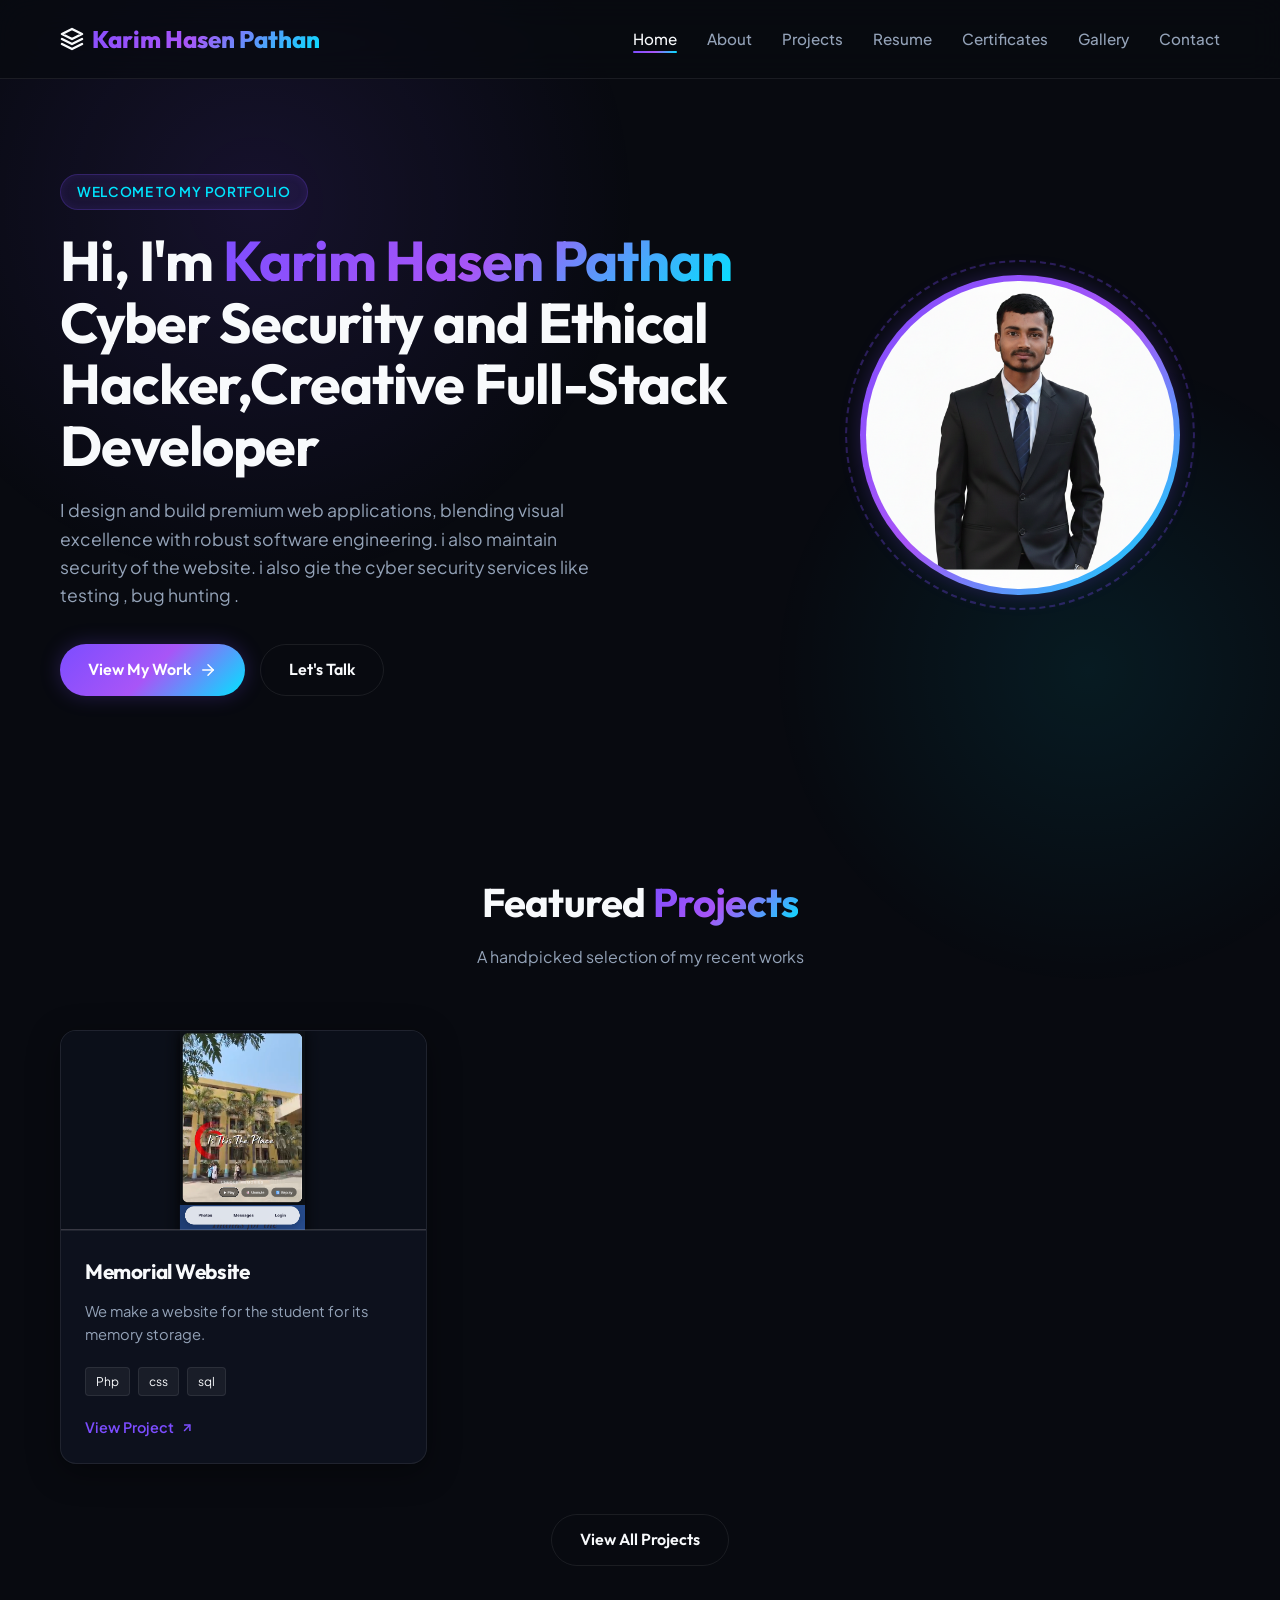
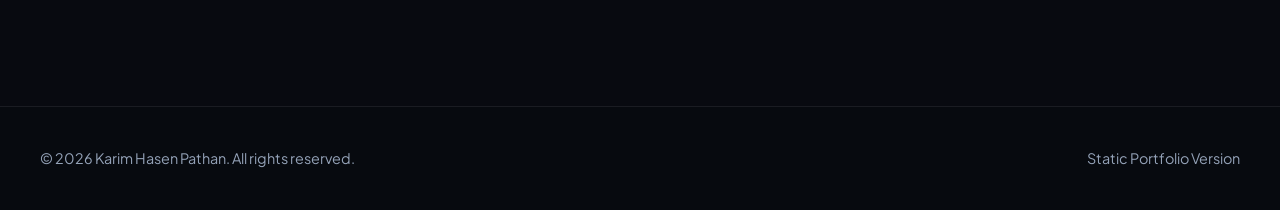
<file: index.html>
<!DOCTYPE html>
<html lang="en">
<head>
    <meta charset="UTF-8">
    <meta name="viewport" content="width=device-width, initial-scale=1.0">
    <title>Karim Hasen Pathan | Cyber Security and Ethical Hacker,Creative Full-Stack Developer</title>
    
    <!-- Meta SEO -->
    <meta name="description" content="Portfolio of Karim Hasen Pathan - Cyber Security and Ethical Hacker,Creative Full-Stack Developer. Explore my projects, certificates, documents, and contact me.">
    <meta name="author" content="Karim Hasen Pathan">
    
    <!-- CSS Styles -->
    <link rel="stylesheet" href="css/style.css">
    <link rel="stylesheet" href="css/responsive.css">
</head>
<body>

    <!-- Header Navigation -->
    <header class="navbar">
        <div class="nav-container">
            <a href="index.html" class="logo">
                <svg width="24" height="24" viewBox="0 0 24 24" fill="none" stroke="currentColor" stroke-width="2.5" stroke-linecap="round" stroke-linejoin="round">
                    <polygon points="12 2 2 7 12 12 22 7 12 2"></polygon>
                    <polyline points="2 17 12 22 22 17"></polyline>
                    <polyline points="2 12 12 17 22 12"></polyline>
                </svg>
                <span>Karim Hasen Pathan</span>
            </a>
            
            <nav>
                <ul class="nav-links">
                    <li><a href="index.html">Home</a></li>
                    <li><a href="about.html">About</a></li>
                    <li><a href="projects.html">Projects</a></li>
                    <li><a href="resume.html">Resume</a></li>
                    <li><a href="certificates.html">Certificates</a></li>
                    <li><a href="gallery.html">Gallery</a></li>
                    <li><a href="contact.html">Contact</a></li>
                </ul>
            </nav>
            
            <button class="nav-toggle" aria-label="Toggle navigation Menu">
                &#9776;
            </button>
        </div>
    </header>

<main class="container">
    <!-- Hero Section -->
    <section class="hero-section">
        <div class="hero-content">
            <span class="badge">WELCOME TO MY PORTFOLIO</span>
            <h1 class="hero-title">
                Hi, I'm <span>Karim Hasen Pathan</span><br>
                Cyber Security and Ethical Hacker,Creative Full-Stack Developer
            </h1>
            <p class="hero-description">
                I design and build premium web applications, blending visual excellence with robust software engineering. i also maintain security of the website. i also gie the cyber security services like testing , bug hunting .
            </p>
            <div class="hero-actions">
                <a href="projects.html" class="btn btn-primary">
                    View My Work
                    <svg width="18" height="18" viewBox="0 0 24 24" fill="none" stroke="currentColor" stroke-width="2" stroke-linecap="round" stroke-linejoin="round">
                        <line x1="5" y1="12" x2="19" y2="12"></line>
                        <polyline points="12 5 19 12 12 19"></polyline>
                    </svg>
                </a>
                <a href="contact.html" class="btn btn-secondary">
                    Let's Talk
                </a>
            </div>
        </div>
        
        <div class="hero-visual">
            <div class="profile-img-container">
                <img src="images\profile_1782837262.png" alt="Karim Hasen Pathan" class="profile-img">
            </div>
        </div>
    </section>

    <!-- Recent Projects Preview Section -->
    <section style="margin-top: 120px;">
        <div class="section-header">
            <h2 class="section-title">Featured <span>Projects</span></h2>
            <p class="section-subtitle">A handpicked selection of my recent works</p>
        </div>
        
        <div class="grid-3">
            <div class="project-card glass-panel">
                <div class="project-img-wrapper">
                    <img src="images\img-pro1.png" alt="Memorial Website" class="project-img">
                </div>
                <div class="project-card-content">
                    <h3 class="project-title">Memorial Website</h3>
                    <p class="project-desc">We make a website for the student for its memory storage.</p>
                    
                    <div class="project-tags">
                        <span class="project-tag">Php</span>
                        <span class="project-tag">css</span>
                        <span class="project-tag">sql</span>
                    </div>
                    
                    <a href="https://bcs-batch-2023-26.page.gd/" target="_blank" class="project-link">
                        View Project
                        <svg width="14" height="14" viewBox="0 0 24 24" fill="none" stroke="currentColor" stroke-width="2.5">
                            <line x1="7" y1="17" x2="17" y2="7"></line>
                            <polyline points="7 7 17 7 17 17"></polyline>
                        </svg>
                    </a>
                </div>
            </div>
        </div>
        
        <div style="text-align: center; margin-top: 50px;">
            <a href="projects.html" class="btn btn-secondary">
                View All Projects
            </a>
        </div>
    </section>
</main>

    <!-- Footer Section -->
    <footer class="footer">
        <div class="footer-container">
            <p>&copy; 2026 Karim Hasen Pathan. All rights reserved.</p>
            <p>Static Portfolio Version</p>
        </div>
    </footer>

    <!-- Client Script -->
    <script src="js/script.js"></script>
</body>
</html>
</file>
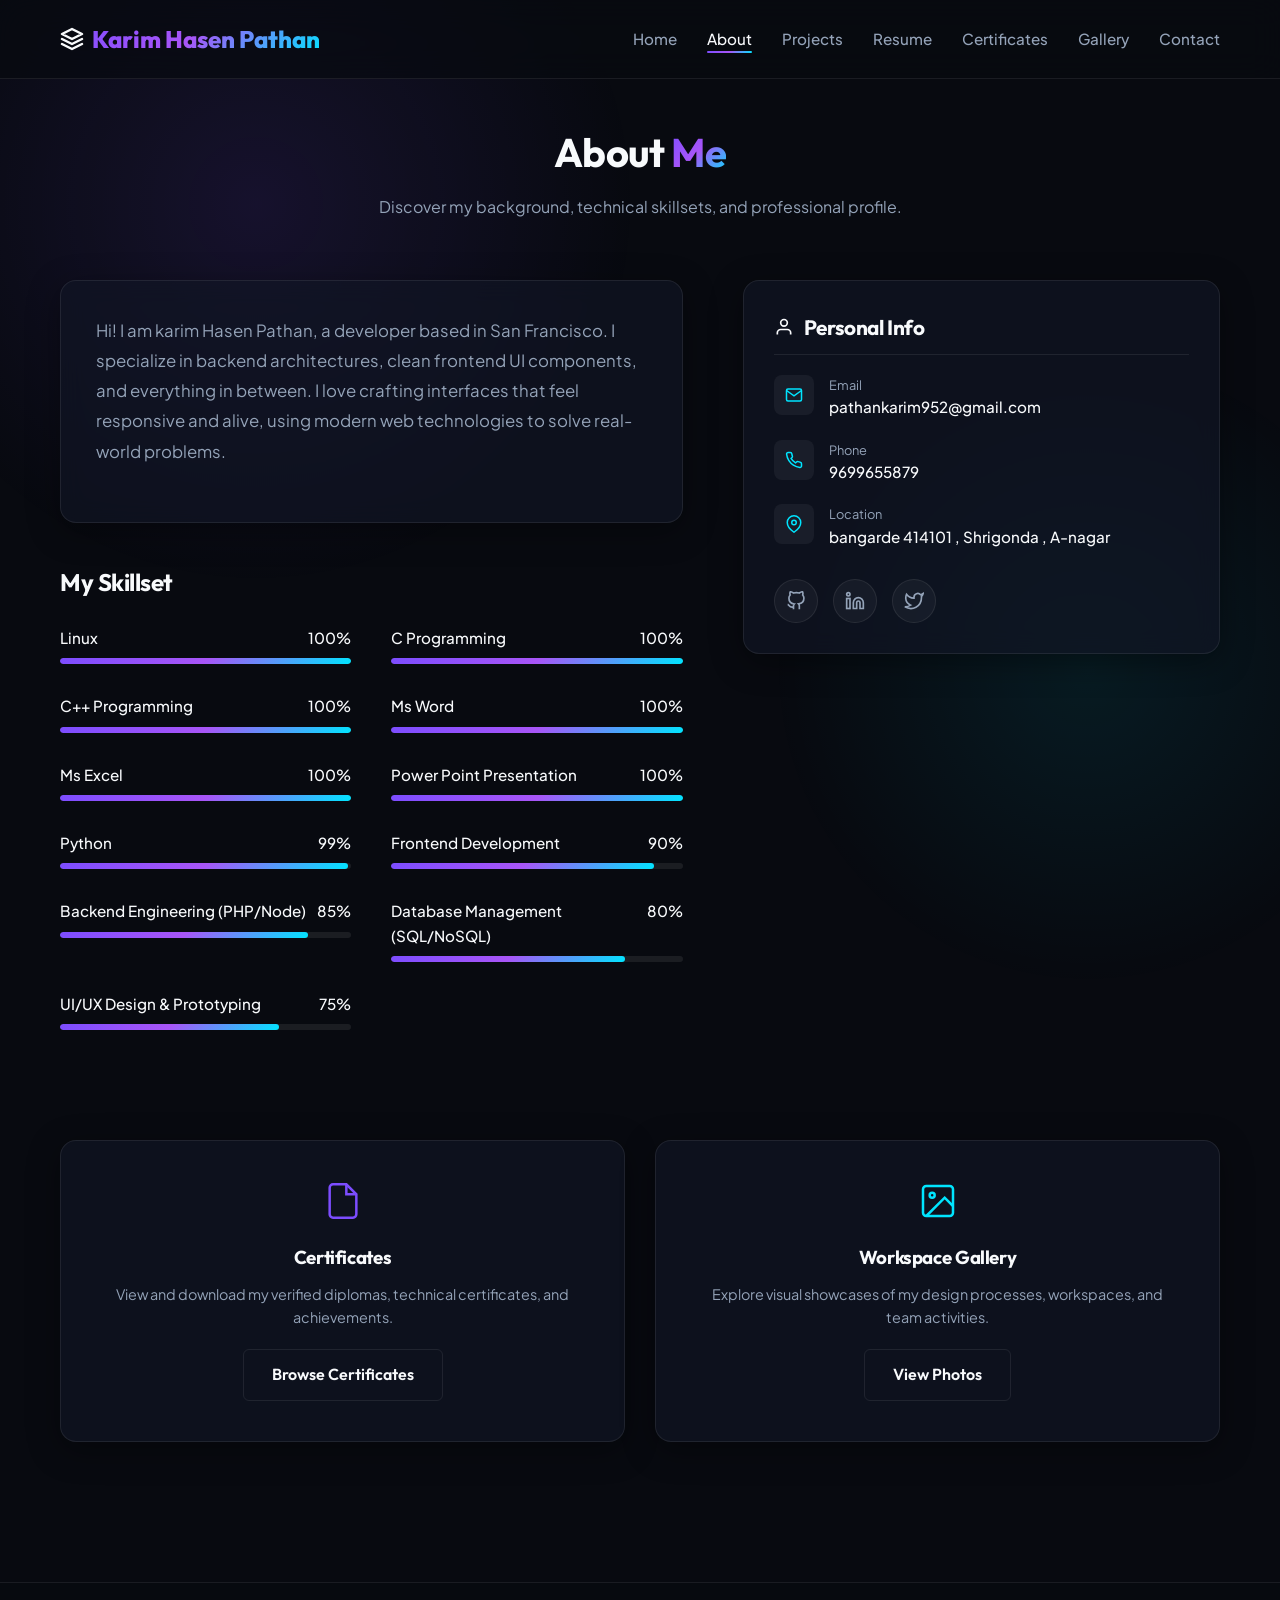
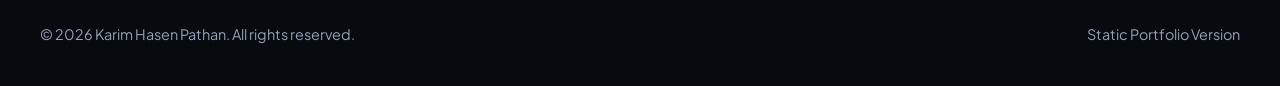
<file: about.html>
<!DOCTYPE html>
<html lang="en">
<head>
    <meta charset="UTF-8">
    <meta name="viewport" content="width=device-width, initial-scale=1.0">
    <title>Karim Hasen Pathan | Cyber Security and Ethical Hacker,Creative Full-Stack Developer</title>
    <meta name="description" content="Portfolio of Karim Hasen Pathan - Cyber Security and Ethical Hacker,Creative Full-Stack Developer. Explore my projects, certificates, documents, and contact me.">
    <meta name="author" content="Karim Hasen Pathan">
    <link rel="stylesheet" href="css/style.css">
    <link rel="stylesheet" href="css/responsive.css">
</head>
<body>
    <header class="navbar">
        <div class="nav-container">
            <a href="index.html" class="logo">
                <svg width="24" height="24" viewBox="0 0 24 24" fill="none" stroke="currentColor" stroke-width="2.5" stroke-linecap="round" stroke-linejoin="round">
                    <polygon points="12 2 2 7 12 12 22 7 12 2"></polygon>
                    <polyline points="2 17 12 22 22 17"></polyline>
                    <polyline points="2 12 12 17 22 12"></polyline>
                </svg>
                <span>Karim Hasen Pathan</span>
            </a>
            
            <nav>
                <ul class="nav-links">
                    <li><a href="index.html">Home</a></li>
                    <li><a href="about.html">About</a></li>
                    <li><a href="projects.html">Projects</a></li>
                    <li><a href="resume.html">Resume</a></li>
                    <li><a href="certificates.html">Certificates</a></li>
                    <li><a href="gallery.html">Gallery</a></li>
                    <li><a href="contact.html">Contact</a></li>
                </ul>
            </nav>
            
            <button class="nav-toggle" aria-label="Toggle navigation Menu">
                &#9776;
            </button>
        </div>
    </header>

<main class="container">
    <div class="section-header">
        <h1 class="section-title">About <span>Me</span></h1>
        <p class="section-subtitle">Discover my background, technical skillsets, and professional profile.</p>
    </div>

    <!-- About Layout Grid -->
    <div class="about-layout">
        
        <!-- Bio and Skills Area -->
        <div class="about-bio-wrapper">
            <div class="glass-panel" style="padding: 35px; margin-bottom: 40px;">
                <div class="about-bio-text">
                    <p>Hi! I am karim Hasen Pathan, a developer based in San Francisco. I specialize in backend architectures, clean frontend UI components, and everything in between. I love crafting interfaces that feel responsive and alive, using modern web technologies to solve real-world problems.</p>
                </div>
            </div>

            <!-- Technical Skills (Visual representation) -->
            <div class="skills-wrapper">
                <h2 class="skills-title">My Skillset</h2>
                <div class="skills-grid">
                    <div class="skill-bar-wrapper">
                        <div class="skill-info">
                            <span>Linux</span>
                            <span>100%</span>
                        </div>
                        <div class="skill-track">
                            <div class="skill-progress" data-percent="100" style="width: 100%;"></div>
                        </div>
                    </div>
                    <div class="skill-bar-wrapper">
                        <div class="skill-info">
                            <span>C Programming</span>
                            <span>100%</span>
                        </div>
                        <div class="skill-track">
                            <div class="skill-progress" data-percent="100" style="width: 100%;"></div>
                        </div>
                    </div>
                    <div class="skill-bar-wrapper">
                        <div class="skill-info">
                            <span>C++ Programming</span>
                            <span>100%</span>
                        </div>
                        <div class="skill-track">
                            <div class="skill-progress" data-percent="100" style="width: 100%;"></div>
                        </div>
                    </div>
                    <div class="skill-bar-wrapper">
                        <div class="skill-info">
                            <span>Ms Word</span>
                            <span>100%</span>
                        </div>
                        <div class="skill-track">
                            <div class="skill-progress" data-percent="100" style="width: 100%;"></div>
                        </div>
                    </div>
                    <div class="skill-bar-wrapper">
                        <div class="skill-info">
                            <span>Ms Excel</span>
                            <span>100%</span>
                        </div>
                        <div class="skill-track">
                            <div class="skill-progress" data-percent="100" style="width: 100%;"></div>
                        </div>
                    </div>
                    <div class="skill-bar-wrapper">
                        <div class="skill-info">
                            <span>Power Point Presentation</span>
                            <span>100%</span>
                        </div>
                        <div class="skill-track">
                            <div class="skill-progress" data-percent="100" style="width: 100%;"></div>
                        </div>
                    </div>
                    <div class="skill-bar-wrapper">
                        <div class="skill-info">
                            <span>Python</span>
                            <span>99%</span>
                        </div>
                        <div class="skill-track">
                            <div class="skill-progress" data-percent="99" style="width: 99%;"></div>
                        </div>
                    </div>
                    <div class="skill-bar-wrapper">
                        <div class="skill-info">
                            <span>Frontend Development</span>
                            <span>90%</span>
                        </div>
                        <div class="skill-track">
                            <div class="skill-progress" data-percent="90" style="width: 90%;"></div>
                        </div>
                    </div>
                    <div class="skill-bar-wrapper">
                        <div class="skill-info">
                            <span>Backend Engineering (PHP/Node)</span>
                            <span>85%</span>
                        </div>
                        <div class="skill-track">
                            <div class="skill-progress" data-percent="85" style="width: 85%;"></div>
                        </div>
                    </div>
                    <div class="skill-bar-wrapper">
                        <div class="skill-info">
                            <span>Database Management (SQL/NoSQL)</span>
                            <span>80%</span>
                        </div>
                        <div class="skill-track">
                            <div class="skill-progress" data-percent="80" style="width: 80%;"></div>
                        </div>
                    </div>
                    <div class="skill-bar-wrapper">
                        <div class="skill-info">
                            <span>UI/UX Design & Prototyping</span>
                            <span>75%</span>
                        </div>
                        <div class="skill-track">
                            <div class="skill-progress" data-percent="75" style="width: 75%;"></div>
                        </div>
                    </div>
                </div>
            </div>
        </div>

        <!-- Contact Info Sidebar -->
        <aside class="about-sidebar glass-panel">
            <h3 class="sidebar-title">
                <svg width="20" height="20" viewBox="0 0 24 24" fill="none" stroke="currentColor" stroke-width="2">
                    <path d="M20 21v-2a4 4 0 0 0-4-4H8a4 4 0 0 0-4 4v2"></path>
                    <circle cx="12" cy="7" r="4"></circle>
                </svg>
                Personal Info
            </h3>
            
            <ul class="contact-info-list">
                <li class="contact-info-item">
                    <div class="contact-info-icon">
                        <svg width="18" height="18" viewBox="0 0 24 24" fill="none" stroke="currentColor" stroke-width="2">
                            <path d="M4 4h16c1.1 0 2 .9 2 2v12c0 1.1-.9 2-2 2H4c-1.1 0-2-.9-2-2V6c0-1.1.9-2 2-2z"></path>
                            <polyline points="22,6 12,13 2,6"></polyline>
                        </svg>
                    </div>
                    <div>
                        <div class="contact-info-label">Email</div>
                        <div class="contact-info-value">
                            <a href="mailto:pathankarim952@gmail.com">pathankarim952@gmail.com</a>
                        </div>
                    </div>
                </li>

                <li class="contact-info-item">
                    <div class="contact-info-icon">
                        <svg width="18" height="18" viewBox="0 0 24 24" fill="none" stroke="currentColor" stroke-width="2">
                            <path d="M22 16.92v3a2 2 0 0 1-2.18 2 19.79 19.79 0 0 1-8.63-3.07 19.5 19.5 0 0 1-6-6 19.79 19.79 0 0 1-3.07-8.67A2 2 0 0 1 4.11 2h3a2 2 0 0 1 2 1.72 12.84 12.84 0 0 0 .7 2.81 2 2 0 0 1-.45 2.11L8.09 9.91a16 16 0 0 0 6 6l1.27-1.27a2 2 0 0 1 2.11-.45 12.84 12.84 0 0 0 2.81.7A2 2 0 0 1 22 16.92z"></path>
                        </svg>
                    </div>
                    <div>
                        <div class="contact-info-label">Phone</div>
                        <div class="contact-info-value">
                            <a href="tel:9699655879">9699655879</a>
                        </div>
                    </div>
                </li>

                <li class="contact-info-item">
                    <div class="contact-info-icon">
                        <svg width="18" height="18" viewBox="0 0 24 24" fill="none" stroke="currentColor" stroke-width="2">
                            <path d="M21 10c0 7-9 13-9 13s-9-6-9-13a9 9 0 0 1 18 0z"></path>
                            <circle cx="12" cy="10" r="3"></circle>
                        </svg>
                    </div>
                    <div>
                        <div class="contact-info-label">Location</div>
                        <div class="contact-info-value">bangarde 414101 , Shrigonda , A-nagar</div>
                    </div>
                </li>
            </ul>

            <div class="social-links">
                <a href="https://github.com" target="_blank" class="social-btn" aria-label="GitHub Profile">
                    <svg width="20" height="20" viewBox="0 0 24 24" fill="none" stroke="currentColor" stroke-width="2"><path d="M9 19c-5 1.5-5-2.5-7-3m14 6v-3.87a3.37 3.37 0 0 0-.94-2.61c3.14-.35 6.44-1.54 6.44-7A5.44 5.44 0 0 0 20 4.77 5.07 5.07 0 0 0 19.91 1S18.73.65 16 2.48a13.38 13.38 0 0 0-7 0C6.27.65 5.09 1 5.09 1A5.07 5.07 0 0 0 5 4.77a5.44 5.44 0 0 0-1.5 3.78c0 5.42 3.3 6.61 6.44 7A3.37 3.37 0 0 0 9 18.13V22"></path></svg>
                </a>
                <a href="https://linkedin.com" target="_blank" class="social-btn" aria-label="LinkedIn Profile">
                    <svg width="20" height="20" viewBox="0 0 24 24" fill="none" stroke="currentColor" stroke-width="2"><path d="M16 8a6 6 0 0 1 6 6v7h-4v-7a2 2 0 0 0-2-2 2 2 0 0 0-2 2v7h-4v-7a6 6 0 0 1 6-6z"></path><rect x="2" y="9" width="4" height="12"></rect><circle cx="4" cy="4" r="2"></circle></svg>
                </a>
                <a href="https://twitter.com" target="_blank" class="social-btn" aria-label="Twitter Profile">
                    <svg width="20" height="20" viewBox="0 0 24 24" fill="none" stroke="currentColor" stroke-width="2"><path d="M23 3a10.9 10.9 0 0 1-3.14 1.53 4.48 4.48 0 0 0-7.86 3v1A10.66 10.66 0 0 1 3 4s-4 9 5 13a11.64 11.64 0 0 1-7 2c9 5 20 0 20-11.5a4.5 4.5 0 0 0-.08-.83A7.72 7.72 0 0 0 23 3z"></path></svg>
                </a>
            </div>
        </aside>
    </div>

    <!-- Quick Navigation Highlights -->
    <section style="margin-top: 100px; display: grid; grid-template-columns: 1fr 1fr; gap: 30px;">
        <div class="glass-panel" style="padding: 40px; text-align: center;">
            <svg width="40" height="40" viewBox="0 0 24 24" fill="none" stroke="currentColor" stroke-width="1.5" style="color: var(--primary); margin-bottom: 15px;">
                <path d="M14 2H6a2 2 0 0 0-2 2v16a2 2 0 0 0 2 2h12a2 2 0 0 0 2-2V8z"></path>
                <polyline points="14 2 14 8 20 8"></polyline>
            </svg>
            <h3 style="font-family: var(--font-heading); margin-bottom: 10px;">Certificates</h3>
            <p style="color: var(--text-muted); font-size: 0.9rem; margin-bottom: 20px;">View and download my verified diplomas, technical certificates, and achievements.</p>
            <a href="certificates.html" class="btn btn-secondary btn-sm" style="border-radius: 6px;">Browse Certificates</a>
        </div>

        <div class="glass-panel" style="padding: 40px; text-align: center;">
            <svg width="40" height="40" viewBox="0 0 24 24" fill="none" stroke="currentColor" stroke-width="1.5" style="color: var(--accent); margin-bottom: 15px;">
                <rect x="3" y="3" width="18" height="18" rx="2" ry="2"></rect>
                <circle cx="8.5" cy="8.5" r="1.5"></circle>
                <polyline points="21 15 16 10 5 21"></polyline>
            </svg>
            <h3 style="font-family: var(--font-heading); margin-bottom: 10px;">Workspace Gallery</h3>
            <p style="color: var(--text-muted); font-size: 0.9rem; margin-bottom: 20px;">Explore visual showcases of my design processes, workspaces, and team activities.</p>
            <a href="gallery.html" class="btn btn-secondary btn-sm" style="border-radius: 6px;">View Photos</a>
        </div>
    </section>
</main>

    <footer class="footer">
        <div class="footer-container">
            <p>&copy; 2026 Karim Hasen Pathan. All rights reserved.</p>
            <p>Static Portfolio Version</p>
        </div>
    </footer>

    <script src="js/script.js"></script>
    <script>
        document.addEventListener("DOMContentLoaded", () => {
            const skillProgresses = document.querySelectorAll('.skill-progress');
            skillProgresses.forEach(progress => {
                const percent = progress.getAttribute('data-percent');
                progress.style.width = percent + '%';
            });
        });
    </script>
</body>
</html>
</file>
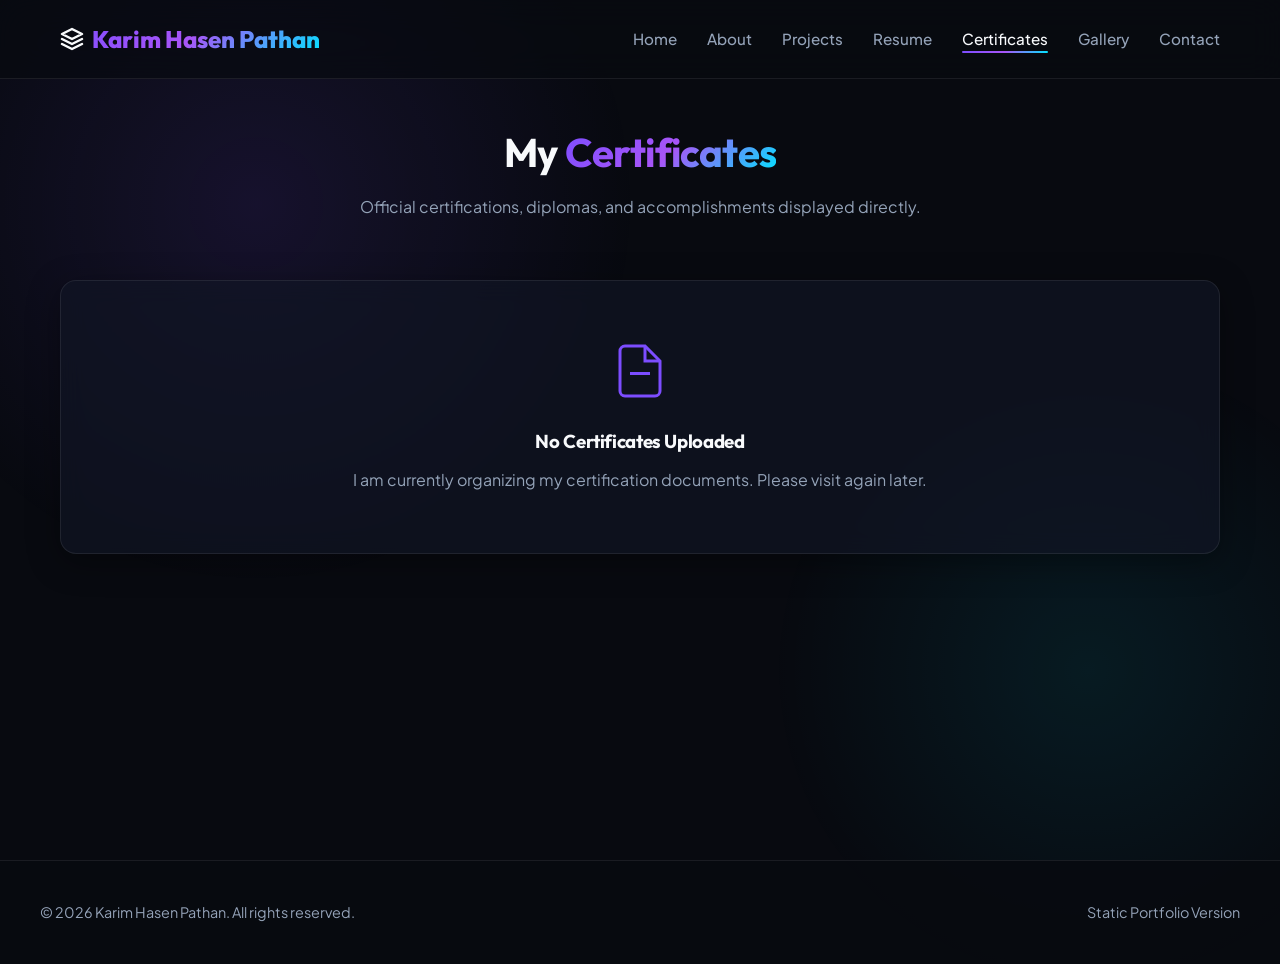
<file: certificates.html>
<!DOCTYPE html>
<html lang="en">
<head>
    <meta charset="UTF-8">
    <meta name="viewport" content="width=device-width, initial-scale=1.0">
    <title>Karim Hasen Pathan | Cyber Security and Ethical Hacker,Creative Full-Stack Developer</title>
    <meta name="description" content="Portfolio of Karim Hasen Pathan - Cyber Security and Ethical Hacker,Creative Full-Stack Developer. Explore my projects, certificates, documents, and contact me.">
    <meta name="author" content="Karim Hasen Pathan">
    <link rel="stylesheet" href="css/style.css">
    <link rel="stylesheet" href="css/responsive.css">
</head>
<body>
    <header class="navbar">
        <div class="nav-container">
            <a href="index.html" class="logo">
                <svg width="24" height="24" viewBox="0 0 24 24" fill="none" stroke="currentColor" stroke-width="2.5" stroke-linecap="round" stroke-linejoin="round">
                    <polygon points="12 2 2 7 12 12 22 7 12 2"></polygon>
                    <polyline points="2 17 12 22 22 17"></polyline>
                    <polyline points="2 12 12 17 22 12"></polyline>
                </svg>
                <span>Karim Hasen Pathan</span>
            </a>
            
            <nav>
                <ul class="nav-links">
                    <li><a href="index.html">Home</a></li>
                    <li><a href="about.html">About</a></li>
                    <li><a href="projects.html">Projects</a></li>
                    <li><a href="resume.html">Resume</a></li>
                    <li><a href="certificates.html">Certificates</a></li>
                    <li><a href="gallery.html">Gallery</a></li>
                    <li><a href="contact.html">Contact</a></li>
                </ul>
            </nav>
            
            <button class="nav-toggle" aria-label="Toggle navigation Menu">
                &#9776;
            </button>
        </div>
    </header>

<main class="container">
    <div class="section-header">
        <h1 class="section-title">My <span>Certificates</span></h1>
        <p class="section-subtitle">Official certifications, diplomas, and accomplishments displayed directly.</p>
    </div>

    <div class="glass-panel" style="padding: 60px; text-align: center; color: var(--text-muted);">
        <svg width="60" height="60" viewBox="0 0 24 24" fill="none" stroke="currentColor" stroke-width="1.2" style="margin-bottom: 20px; color: var(--primary);">
            <path d="M14 2H6a2 2 0 0 0-2 2v16a2 2 0 0 0 2 2h12a2 2 0 0 0 2-2V8z"></path>
            <polyline points="14 2 14 8 20 8"></polyline>
            <line x1="16" y1="13" x2="8" y2="13"></line>
        </svg>
        <h3 style="font-family: var(--font-heading); margin-bottom: 10px;">No Certificates Uploaded</h3>
        <p>I am currently organizing my certification documents. Please visit again later.</p>
    </div>
</main>

    <footer class="footer">
        <div class="footer-container">
            <p>&copy; 2026 Karim Hasen Pathan. All rights reserved.</p>
            <p>Static Portfolio Version</p>
        </div>
    </footer>

    <script src="js/script.js"></script>
</body>
</html>
</file>
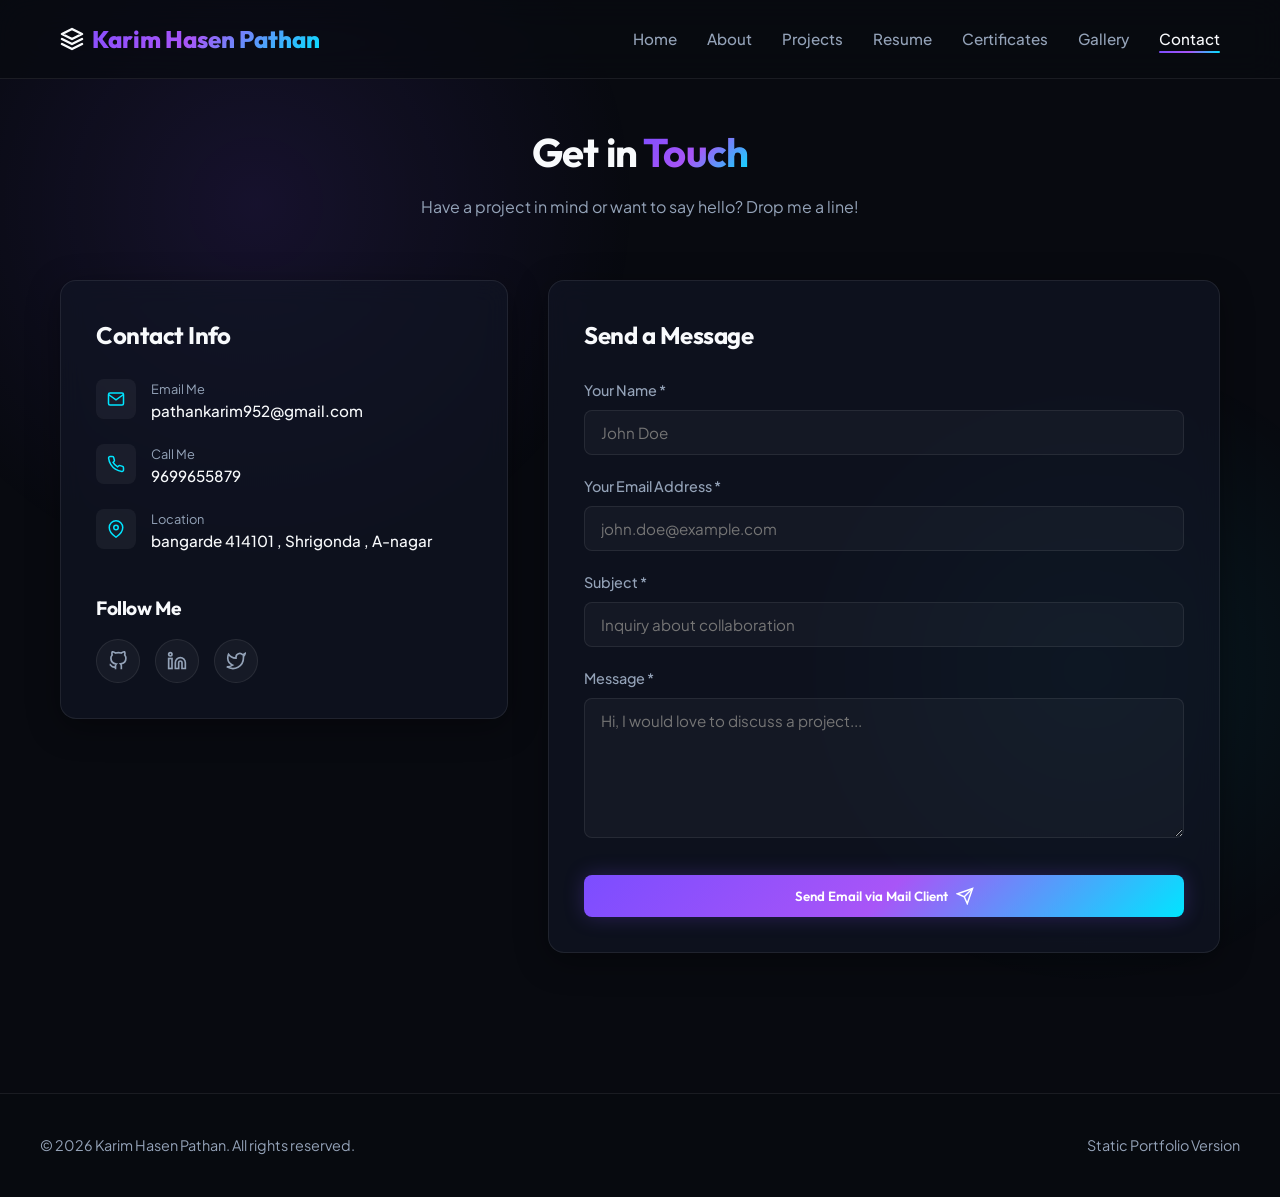
<file: contact.html>
<!DOCTYPE html>
<html lang="en">
<head>
    <meta charset="UTF-8">
    <meta name="viewport" content="width=device-width, initial-scale=1.0">
    <title>Karim Hasen Pathan | Cyber Security and Ethical Hacker,Creative Full-Stack Developer</title>
    <meta name="description" content="Portfolio of Karim Hasen Pathan - Cyber Security and Ethical Hacker,Creative Full-Stack Developer. Explore my projects, certificates, documents, and contact me.">
    <meta name="author" content="Karim Hasen Pathan">
    <link rel="stylesheet" href="css/style.css">
    <link rel="stylesheet" href="css/responsive.css">
</head>
<body>
    <header class="navbar">
        <div class="nav-container">
            <a href="index.html" class="logo">
                <svg width="24" height="24" viewBox="0 0 24 24" fill="none" stroke="currentColor" stroke-width="2.5" stroke-linecap="round" stroke-linejoin="round">
                    <polygon points="12 2 2 7 12 12 22 7 12 2"></polygon>
                    <polyline points="2 17 12 22 22 17"></polyline>
                    <polyline points="2 12 12 17 22 12"></polyline>
                </svg>
                <span>Karim Hasen Pathan</span>
            </a>
            
            <nav>
                <ul class="nav-links">
                    <li><a href="index.html">Home</a></li>
                    <li><a href="about.html">About</a></li>
                    <li><a href="projects.html">Projects</a></li>
                    <li><a href="resume.html">Resume</a></li>
                    <li><a href="certificates.html">Certificates</a></li>
                    <li><a href="gallery.html">Gallery</a></li>
                    <li><a href="contact.html">Contact</a></li>
                </ul>
            </nav>
            
            <button class="nav-toggle" aria-label="Toggle navigation Menu">
                &#9776;
            </button>
        </div>
    </header>

<main class="container">
    <div class="section-header">
        <h1 class="section-title">Get in <span>Touch</span></h1>
        <p class="section-subtitle">Have a project in mind or want to say hello? Drop me a line!</p>
    </div>

    <div class="contact-layout">
        <!-- Contact Information Info Card -->
        <div class="glass-panel" style="padding: 35px; height: fit-content;">
            <h3 style="font-family: var(--font-heading); font-size: 1.5rem; margin-bottom: 25px;">Contact Info</h3>
            
            <ul class="contact-info-list" style="margin-bottom: 40px;">
                <li class="contact-info-item">
                    <div class="contact-info-icon">
                        <svg width="18" height="18" viewBox="0 0 24 24" fill="none" stroke="currentColor" stroke-width="2">
                            <path d="M4 4h16c1.1 0 2 .9 2 2v12c0 1.1-.9 2-2 2H4c-1.1 0-2-.9-2-2V6c0-1.1.9-2 2-2z"></path>
                            <polyline points="22,6 12,13 2,6"></polyline>
                        </svg>
                    </div>
                    <div>
                        <div class="contact-info-label">Email Me</div>
                        <div class="contact-info-value">
                            <a href="mailto:pathankarim952@gmail.com">pathankarim952@gmail.com</a>
                        </div>
                    </div>
                </li>

                <li class="contact-info-item">
                    <div class="contact-info-icon">
                        <svg width="18" height="18" viewBox="0 0 24 24" fill="none" stroke="currentColor" stroke-width="2">
                            <path d="M22 16.92v3a2 2 0 0 1-2.18 2 19.79 19.79 0 0 1-8.63-3.07 19.5 19.5 0 0 1-6-6 19.79 19.79 0 0 1-3.07-8.67A2 2 0 0 1 4.11 2h3a2 2 0 0 1 2 1.72 12.84 12.84 0 0 0 .7 2.81 2 2 0 0 1-.45 2.11L8.09 9.91a16 16 0 0 0 6 6l1.27-1.27a2 2 0 0 1 2.11-.45 12.84 12.84 0 0 0 2.81.7A2 2 0 0 1 22 16.92z"></path>
                        </svg>
                    </div>
                    <div>
                        <div class="contact-info-label">Call Me</div>
                        <div class="contact-info-value">
                            <a href="tel:9699655879">9699655879</a>
                        </div>
                    </div>
                </li>

                <li class="contact-info-item">
                    <div class="contact-info-icon">
                        <svg width="18" height="18" viewBox="0 0 24 24" fill="none" stroke="currentColor" stroke-width="2">
                            <path d="M21 10c0 7-9 13-9 13s-9-6-9-13a9 9 0 0 1 18 0z"></path>
                            <circle cx="12" cy="10" r="3"></circle>
                        </svg>
                    </div>
                    <div>
                        <div class="contact-info-label">Location</div>
                        <div class="contact-info-value">bangarde 414101 , Shrigonda , A-nagar</div>
                    </div>
                </li>
            </ul>

            <h3 style="font-family: var(--font-heading); font-size: 1.2rem; margin-bottom: 15px;">Follow Me</h3>
            <div class="social-links" style="margin-top: 10px;">
                <a href="https://github.com" target="_blank" class="social-btn" aria-label="GitHub">
                    <svg width="20" height="20" viewBox="0 0 24 24" fill="none" stroke="currentColor" stroke-width="2"><path d="M9 19c-5 1.5-5-2.5-7-3m14 6v-3.87a3.37 3.37 0 0 0-.94-2.61c3.14-.35 6.44-1.54 6.44-7A5.44 5.44 0 0 0 20 4.77 5.07 5.07 0 0 0 19.91 1S18.73.65 16 2.48a13.38 13.38 0 0 0-7 0C6.27.65 5.09 1 5.09 1A5.07 5.07 0 0 0 5 4.77a5.44 5.44 0 0 0-1.5 3.78c0 5.42 3.3 6.61 6.44 7A3.37 3.37 0 0 0 9 18.13V22"></path></svg>
                </a>
                <a href="https://linkedin.com" target="_blank" class="social-btn" aria-label="LinkedIn">
                    <svg width="20" height="20" viewBox="0 0 24 24" fill="none" stroke="currentColor" stroke-width="2"><path d="M16 8a6 6 0 0 1 6 6v7h-4v-7a2 2 0 0 0-2-2 2 2 0 0 0-2 2v7h-4v-7a6 6 0 0 1 6-6z"></path><rect x="2" y="9" width="4" height="12"></rect><circle cx="4" cy="4" r="2"></circle></svg>
                </a>
                <a href="https://twitter.com" target="_blank" class="social-btn" aria-label="Twitter">
                    <svg width="20" height="20" viewBox="0 0 24 24" fill="none" stroke="currentColor" stroke-width="2"><path d="M23 3a10.9 10.9 0 0 1-3.14 1.53 4.48 4.48 0 0 0-7.86 3v1A10.66 10.66 0 0 1 3 4s-4 9 5 13a11.64 11.64 0 0 1-7 2c9 5 20 0 20-11.5a4.5 4.5 0 0 0-.08-.83A7.72 7.72 0 0 0 23 3z"></path></svg>
                </a>
            </div>
        </div>

        <!-- Contact Form Box -->
        <div class="glass-panel" style="padding: 35px;">
            <h3 style="font-family: var(--font-heading); font-size: 1.5rem; margin-bottom: 25px;">Send a Message</h3>
            
            <form action="mailto:pathankarim952@gmail.com" method="POST" enctype="text/plain">
                <div class="form-group">
                    <label for="name">Your Name *</label>
                    <input type="text" name="name" id="name" class="form-control" placeholder="John Doe" required>
                </div>

                <div class="form-group">
                    <label for="email">Your Email Address *</label>
                    <input type="email" name="email" id="email" class="form-control" placeholder="john.doe@example.com" required>
                </div>

                <div class="form-group">
                    <label for="subject">Subject *</label>
                    <input type="text" name="subject" id="subject" class="form-control" placeholder="Inquiry about collaboration" required>
                </div>

                <div class="form-group">
                    <label for="message">Message *</label>
                    <textarea name="message" id="message" class="form-control" placeholder="Hi, I would love to discuss a project..." required></textarea>
                </div>

                <button type="submit" class="btn btn-primary" style="width: 100%; border-radius: 8px; margin-top: 10px;">
                    Send Email via Mail Client
                    <svg width="18" height="18" viewBox="0 0 24 24" fill="none" stroke="currentColor" stroke-width="2">
                        <line x1="22" y1="2" x2="11" y2="13"></line>
                        <polygon points="22 2 15 22 11 13 2 9 22 2"></polygon>
                    </svg>
                </button>
            </form>
        </div>
    </div>
</main>

    <footer class="footer">
        <div class="footer-container">
            <p>&copy; 2026 Karim Hasen Pathan. All rights reserved.</p>
            <p>Static Portfolio Version</p>
        </div>
    </footer>

    <script src="js/script.js"></script>
</body>
</html>
</file>
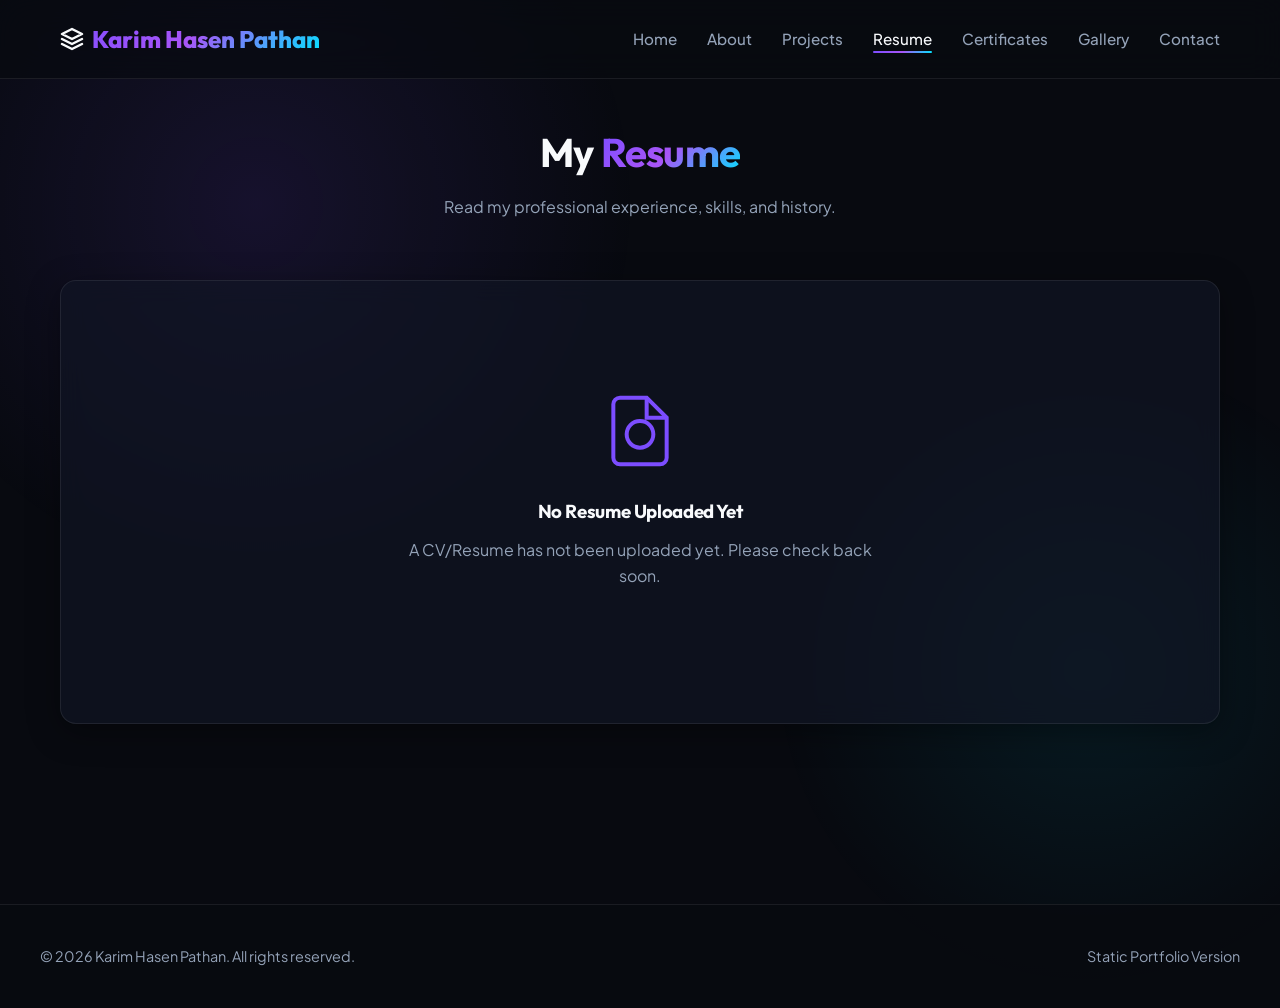
<file: resume.html>
<!DOCTYPE html>
<html lang="en">
<head>
    <meta charset="UTF-8">
    <meta name="viewport" content="width=device-width, initial-scale=1.0">
    <title>Karim Hasen Pathan | Cyber Security and Ethical Hacker,Creative Full-Stack Developer</title>
    <meta name="description" content="Portfolio of Karim Hasen Pathan - Cyber Security and Ethical Hacker,Creative Full-Stack Developer. Explore my projects, certificates, documents, and contact me.">
    <meta name="author" content="Karim Hasen Pathan">
    <link rel="stylesheet" href="css/style.css">
    <link rel="stylesheet" href="css/responsive.css">
</head>
<body>
    <header class="navbar">
        <div class="nav-container">
            <a href="index.html" class="logo">
                <svg width="24" height="24" viewBox="0 0 24 24" fill="none" stroke="currentColor" stroke-width="2.5" stroke-linecap="round" stroke-linejoin="round">
                    <polygon points="12 2 2 7 12 12 22 7 12 2"></polygon>
                    <polyline points="2 17 12 22 22 17"></polyline>
                    <polyline points="2 12 12 17 22 12"></polyline>
                </svg>
                <span>Karim Hasen Pathan</span>
            </a>
            
            <nav>
                <ul class="nav-links">
                    <li><a href="index.html">Home</a></li>
                    <li><a href="about.html">About</a></li>
                    <li><a href="projects.html">Projects</a></li>
                    <li><a href="resume.html">Resume</a></li>
                    <li><a href="certificates.html">Certificates</a></li>
                    <li><a href="gallery.html">Gallery</a></li>
                    <li><a href="contact.html">Contact</a></li>
                </ul>
            </nav>
            
            <button class="nav-toggle" aria-label="Toggle navigation Menu">
                &#9776;
            </button>
        </div>
    </header>

<main class="container">
    <div class="section-header">
        <h1 class="section-title">My <span>Resume</span></h1>
        <p class="section-subtitle">Read my professional experience, skills, and history.</p>
    </div>

    <div class="glass-panel" style="padding: 30px; margin-bottom: 40px; text-align: center;">
        <!-- No CV Uploaded Placeholder -->
        <div style="padding: 80px 20px; text-align: center; color: var(--text-muted);">
            <svg width="80" height="80" viewBox="0 0 24 24" fill="none" stroke="currentColor" stroke-width="1.2" style="margin-bottom: 20px; color: var(--primary);">
                <path d="M14 2H6a2 2 0 0 0-2 2v16a2 2 0 0 0 2 2h12a2 2 0 0 0 2-2V8z"></path>
                <circle cx="12" cy="13" r="4"></circle>
                <polyline points="14 2 14 8 20 8"></polyline>
            </svg>
            <h3 style="font-family: var(--font-heading); margin-bottom: 10px; color: var(--text-main);">No Resume Uploaded Yet</h3>
            <p style="margin-bottom: 25px; max-width: 480px; margin-left: auto; margin-right: auto;">
                A CV/Resume has not been uploaded yet. Please check back soon.
            </p>
        </div>
    </div>
</main>

    <footer class="footer">
        <div class="footer-container">
            <p>&copy; 2026 Karim Hasen Pathan. All rights reserved.</p>
            <p>Static Portfolio Version</p>
        </div>
    </footer>

    <script src="js/script.js"></script>
</body>
</html>
</file>
<file: css/style.css>
/* css/style.css - Main Portfolio Style Sheet */

/* Imports */
@import url('https://fonts.googleapis.com/css2?family=Outfit:wght@300;400;500;600;700;800&family=Plus+Jakarta+Sans:wght@300;400;500;600;700&display=swap');

/* CSS Variables */
:root {
    --bg-dark: #080a10;
    --bg-card: rgba(17, 22, 37, 0.65);
    --bg-card-hover: rgba(25, 32, 53, 0.85);
    --border-color: rgba(255, 255, 255, 0.08);
    --border-color-hover: rgba(124, 77, 255, 0.3);
    
    --primary: #7c4dff;
    --primary-gradient: linear-gradient(135deg, #7c4dff 0%, #a855f7 50%, #00e5ff 100%);
    --accent: #00e5ff;
    --text-main: #f8fafc;
    --text-muted: #94a3b8;
    
    --glow-shadow: 0 0 20px rgba(124, 77, 255, 0.25);
    --card-shadow: 0 8px 32px 0 rgba(0, 0, 0, 0.37);
    --transition-smooth: all 0.35s cubic-bezier(0.4, 0, 0.2, 1);
    --font-heading: 'Outfit', sans-serif;
    --font-body: 'Plus Jakarta Sans', sans-serif;
}

/* Reset and Global Styles */
* {
    margin: 0;
    padding: 0;
    box-sizing: border-box;
    scroll-behavior: smooth;
}

body {
    background-color: var(--bg-dark);
    color: var(--text-main);
    font-family: var(--font-body);
    line-height: 1.6;
    overflow-x: hidden;
    position: relative;
}

/* Decorative Background Gradients */
body::before {
    content: '';
    position: fixed;
    top: -20%;
    left: -10%;
    width: 60vw;
    height: 60vw;
    background: radial-gradient(circle, rgba(124, 77, 255, 0.12) 0%, rgba(0,0,0,0) 70%);
    z-index: -1;
    pointer-events: none;
}

body::after {
    content: '';
    position: fixed;
    bottom: -10%;
    right: -10%;
    width: 50vw;
    height: 50vw;
    background: radial-gradient(circle, rgba(0, 229, 255, 0.08) 0%, rgba(0,0,0,0) 70%);
    z-index: -1;
    pointer-events: none;
}

/* Typography */
h1, h2, h3, h4, h5, h6 {
    font-family: var(--font-heading);
    font-weight: 700;
    letter-spacing: -0.02em;
    color: var(--text-main);
}

a {
    color: inherit;
    text-decoration: none;
    transition: var(--transition-smooth);
}

/* Custom Scrollbar */
::-webkit-scrollbar {
    width: 8px;
}
::-webkit-scrollbar-track {
    background: var(--bg-dark);
}
::-webkit-scrollbar-thumb {
    background: rgba(124, 77, 255, 0.3);
    border-radius: 4px;
}
::-webkit-scrollbar-thumb:hover {
    background: rgba(124, 77, 255, 0.6);
}

/* Glassmorphic Utilities */
.glass-panel {
    background: var(--bg-card);
    backdrop-filter: blur(12px);
    -webkit-backdrop-filter: blur(12px);
    border: 1px solid var(--border-color);
    border-radius: 16px;
    box-shadow: var(--card-shadow);
    transition: var(--transition-smooth);
}

.glass-panel:hover {
    border-color: var(--border-color-hover);
    background: var(--bg-card-hover);
}

/* Navigation Bar */
.navbar {
    position: fixed;
    top: 0;
    width: 100%;
    z-index: 1000;
    background: rgba(8, 10, 16, 0.7);
    backdrop-filter: blur(16px);
    -webkit-backdrop-filter: blur(16px);
    border-bottom: 1px solid var(--border-color);
}

.nav-container {
    max-width: 1200px;
    margin: 0 auto;
    display: flex;
    justify-content: space-between;
    align-items: center;
    padding: 20px;
}

.logo {
    font-family: var(--font-heading);
    font-size: 1.5rem;
    font-weight: 800;
    background: var(--primary-gradient);
    -webkit-background-clip: text;
    -webkit-text-fill-color: transparent;
    display: flex;
    align-items: center;
    gap: 8px;
}

.nav-links {
    display: flex;
    gap: 30px;
    list-style: none;
}

.nav-links a {
    font-weight: 500;
    font-size: 0.95rem;
    position: relative;
    padding: 5px 0;
    color: var(--text-muted);
}

.nav-links a:hover,
.nav-links a.active {
    color: var(--text-main);
}

.nav-links a::after {
    content: '';
    position: absolute;
    bottom: 0;
    left: 0;
    width: 0;
    height: 2px;
    background: var(--primary-gradient);
    transition: var(--transition-smooth);
    border-radius: 2px;
}

.nav-links a:hover::after,
.nav-links a.active::after {
    width: 100%;
}

.nav-toggle {
    display: none;
    background: none;
    border: none;
    color: var(--text-main);
    font-size: 1.5rem;
    cursor: pointer;
}

/* Buttons */
.btn {
    display: inline-flex;
    align-items: center;
    justify-content: center;
    gap: 8px;
    padding: 12px 28px;
    border-radius: 50px;
    font-family: var(--font-heading);
    font-weight: 600;
    cursor: pointer;
    transition: var(--transition-smooth);
}

.btn-primary {
    background: var(--primary-gradient);
    color: #ffffff;
    border: none;
    box-shadow: var(--glow-shadow);
}

.btn-primary:hover {
    transform: translateY(-3px);
    box-shadow: 0 0 30px rgba(124, 77, 255, 0.45);
}

.btn-secondary {
    background: transparent;
    color: var(--text-main);
    border: 1px solid var(--border-color);
}

.btn-secondary:hover {
    background: rgba(255, 255, 255, 0.05);
    border-color: var(--text-muted);
    transform: translateY(-3px);
}

/* Page Container Layout */
.container {
    max-width: 1200px;
    margin: 0 auto;
    padding: 120px 20px 80px 20px;
    min-height: calc(100vh - 100px);
}

/* Hero Section */
.hero-section {
    display: flex;
    align-items: center;
    justify-content: space-between;
    gap: 50px;
    min-height: 70vh;
}

.hero-content {
    flex: 1;
}

.badge {
    background: rgba(124, 77, 255, 0.1);
    color: var(--accent);
    border: 1px solid rgba(124, 77, 255, 0.25);
    padding: 6px 16px;
    border-radius: 50px;
    font-size: 0.85rem;
    font-weight: 600;
    letter-spacing: 0.05em;
    display: inline-block;
    margin-bottom: 20px;
    box-shadow: inset 0 0 8px rgba(124, 77, 255, 0.1);
}

.hero-title {
    font-size: 3.5rem;
    line-height: 1.1;
    margin-bottom: 20px;
}

.hero-title span {
    background: var(--primary-gradient);
    -webkit-background-clip: text;
    -webkit-text-fill-color: transparent;
}

.hero-description {
    color: var(--text-muted);
    font-size: 1.1rem;
    margin-bottom: 35px;
    max-width: 550px;
}

.hero-actions {
    display: flex;
    gap: 15px;
}

.hero-visual {
    flex: 0 0 400px;
    display: flex;
    justify-content: center;
    position: relative;
}

.profile-img-container {
    width: 320px;
    height: 320px;
    border-radius: 50%;
    padding: 6px;
    background: var(--primary-gradient);
    box-shadow: var(--glow-shadow);
    position: relative;
}

.profile-img-container::before {
    content: '';
    position: absolute;
    top: -15px;
    left: -15px;
    right: -15px;
    bottom: -15px;
    border-radius: 50%;
    border: 2px dashed rgba(124, 77, 255, 0.3);
    animation: rotate 60s linear infinite;
}

@keyframes rotate {
    from { transform: rotate(0deg); }
    to { transform: rotate(360deg); }
}

.profile-img {
    width: 100%;
    height: 100%;
    border-radius: 50%;
    object-fit: cover;
    background: var(--bg-dark);
}

.profile-placeholder {
    width: 100%;
    height: 100%;
    border-radius: 50%;
    background: radial-gradient(circle, #1a1e36 0%, #0d0f17 100%);
    display: flex;
    flex-direction: column;
    align-items: center;
    justify-content: center;
    color: var(--text-muted);
}

.profile-placeholder svg {
    width: 80px;
    height: 80px;
    color: var(--primary);
    margin-bottom: 10px;
}

/* Sections Global */
.section-header {
    text-align: center;
    margin-bottom: 60px;
}

.section-title {
    font-size: 2.5rem;
    position: relative;
    display: inline-block;
}

.section-title span {
    background: var(--primary-gradient);
    -webkit-background-clip: text;
    -webkit-text-fill-color: transparent;
}

.section-subtitle {
    color: var(--text-muted);
    font-size: 1rem;
    margin-top: 10px;
}

/* Grid Layouts */
.grid-3 {
    display: grid;
    grid-template-columns: repeat(auto-fill, minmax(340px, 1fr));
    gap: 30px;
}

.grid-2 {
    display: grid;
    grid-template-columns: repeat(auto-fill, minmax(480px, 1fr));
    gap: 35px;
}

/* Project Cards */
.project-card {
    display: flex;
    flex-direction: column;
    overflow: hidden;
    height: 100%;
}

.project-img-wrapper {
    position: relative;
    height: 200px;
    overflow: hidden;
    border-bottom: 1px solid var(--border-color);
}

.project-img {
    width: 100%;
    height: 100%;
    object-fit: cover;
    transition: var(--transition-smooth);
}

.project-card:hover .project-img {
    transform: scale(1.08);
}

.project-card-content {
    padding: 24px;
    display: flex;
    flex-direction: column;
    flex-grow: 1;
}

.project-title {
    font-size: 1.3rem;
    margin-bottom: 12px;
    transition: var(--transition-smooth);
}

.project-card:hover .project-title {
    color: var(--accent);
}

.project-desc {
    color: var(--text-muted);
    font-size: 0.92rem;
    margin-bottom: 20px;
    flex-grow: 1;
}

.project-tags {
    display: flex;
    flex-wrap: wrap;
    gap: 8px;
    margin-bottom: 20px;
}

.project-tag {
    background: rgba(255, 255, 255, 0.05);
    color: var(--text-main);
    padding: 4px 10px;
    border-radius: 4px;
    font-size: 0.75rem;
    border: 1px solid var(--border-color);
}

.project-link {
    display: inline-flex;
    align-items: center;
    gap: 6px;
    font-size: 0.9rem;
    font-weight: 600;
    color: var(--primary);
}

.project-link:hover {
    color: var(--accent);
    gap: 10px;
}

/* Document & Gallery lists */
.doc-card {
    padding: 20px;
    display: flex;
    align-items: center;
    justify-content: space-between;
    gap: 15px;
}

.doc-info {
    display: flex;
    align-items: center;
    gap: 15px;
}

.doc-icon {
    width: 48px;
    height: 48px;
    background: rgba(124, 77, 255, 0.1);
    border-radius: 10px;
    display: flex;
    align-items: center;
    justify-content: center;
    color: var(--primary);
}

.doc-name {
    font-weight: 600;
    font-size: 1rem;
}

.doc-meta {
    color: var(--text-muted);
    font-size: 0.8rem;
    margin-top: 2px;
}

.doc-download-btn {
    width: 40px;
    height: 40px;
    border-radius: 50%;
    background: rgba(255,255,255,0.05);
    border: 1px solid var(--border-color);
    display: flex;
    align-items: center;
    justify-content: center;
    color: var(--text-main);
    transition: var(--transition-smooth);
}

.doc-download-btn:hover {
    background: var(--primary);
    border-color: var(--primary);
    color: #fff;
    transform: translateY(-2px);
}

/* Gallery Section */
.gallery-grid {
    display: grid;
    grid-template-columns: repeat(auto-fill, minmax(240px, 1fr));
    gap: 20px;
    margin-top: 40px;
}

.gallery-item {
    position: relative;
    border-radius: 12px;
    overflow: hidden;
    height: 200px;
    cursor: pointer;
}

.gallery-item img {
    width: 100%;
    height: 100%;
    object-fit: cover;
    transition: var(--transition-smooth);
}

.gallery-overlay {
    position: absolute;
    top: 0;
    left: 0;
    width: 100%;
    height: 100%;
    background: rgba(8, 10, 16, 0.8);
    display: flex;
    align-items: center;
    justify-content: center;
    padding: 15px;
    text-align: center;
    opacity: 0;
    transition: var(--transition-smooth);
}

.gallery-item:hover img {
    transform: scale(1.08);
}

.gallery-item:hover .gallery-overlay {
    opacity: 1;
}

.gallery-title {
    color: #fff;
    font-size: 1rem;
    font-weight: 600;
}

/* About Details Page */
.about-layout {
    display: flex;
    gap: 60px;
    align-items: flex-start;
}

.about-bio-wrapper {
    flex: 3;
}

.about-bio-text {
    font-size: 1.05rem;
    color: var(--text-muted);
    line-height: 1.8;
}

.about-bio-text p {
    margin-bottom: 20px;
}

.skills-wrapper {
    margin-top: 40px;
}

.skills-title {
    font-size: 1.5rem;
    margin-bottom: 25px;
}

.skills-grid {
    display: grid;
    grid-template-columns: 1fr 1fr;
    gap: 20px 40px;
}

.skill-bar-wrapper {
    margin-bottom: 10px;
}

.skill-info {
    display: flex;
    justify-content: space-between;
    margin-bottom: 8px;
    font-weight: 500;
    font-size: 0.95rem;
}

.skill-track {
    height: 6px;
    background: rgba(255, 255, 255, 0.08);
    border-radius: 3px;
    overflow: hidden;
}

.skill-progress {
    height: 100%;
    background: var(--primary-gradient);
    border-radius: 3px;
    width: 0;
    transition: width 1.5s ease-out;
}

.about-sidebar {
    flex: 2;
    padding: 30px;
}

.sidebar-title {
    font-size: 1.3rem;
    margin-bottom: 20px;
    display: flex;
    align-items: center;
    gap: 10px;
    border-bottom: 1px solid var(--border-color);
    padding-bottom: 10px;
}

.contact-info-list {
    list-style: none;
    display: flex;
    flex-direction: column;
    gap: 20px;
}

.contact-info-item {
    display: flex;
    gap: 15px;
    align-items: flex-start;
}

.contact-info-icon {
    width: 40px;
    height: 40px;
    border-radius: 8px;
    background: rgba(255, 255, 255, 0.05);
    display: flex;
    align-items: center;
    justify-content: center;
    color: var(--accent);
    flex-shrink: 0;
}

.contact-info-label {
    font-size: 0.8rem;
    color: var(--text-muted);
}

.contact-info-value {
    font-weight: 500;
    font-size: 0.95rem;
}

/* Contact page styles & form */
.contact-layout {
    display: grid;
    grid-template-columns: 2fr 3fr;
    gap: 40px;
}

.form-group {
    margin-bottom: 20px;
}

.form-group label {
    display: block;
    font-size: 0.9rem;
    margin-bottom: 8px;
    color: var(--text-muted);
    font-weight: 500;
}

.form-control {
    width: 100%;
    background: rgba(255, 255, 255, 0.03);
    border: 1px solid var(--border-color);
    border-radius: 8px;
    padding: 12px 16px;
    color: var(--text-main);
    font-family: var(--font-body);
    font-size: 0.95rem;
    transition: var(--transition-smooth);
}

.form-control:focus {
    outline: none;
    border-color: var(--primary);
    background: rgba(255, 255, 255, 0.06);
    box-shadow: 0 0 10px rgba(124, 77, 255, 0.15);
}

textarea.form-control {
    resize: vertical;
    min-height: 140px;
}

.contact-alert {
    padding: 15px;
    border-radius: 8px;
    margin-bottom: 20px;
    font-weight: 500;
}

.contact-alert-success {
    background: rgba(16, 185, 129, 0.1);
    color: #10b981;
    border: 1px solid rgba(16, 185, 129, 0.2);
}

.contact-alert-danger {
    background: rgba(239, 68, 68, 0.1);
    color: #ef4444;
    border: 1px solid rgba(239, 68, 68, 0.2);
}

/* Social Icon Row */
.social-links {
    display: flex;
    gap: 15px;
    margin-top: 30px;
}

.social-btn {
    width: 44px;
    height: 44px;
    border-radius: 50%;
    background: rgba(255, 255, 255, 0.04);
    border: 1px solid var(--border-color);
    display: flex;
    align-items: center;
    justify-content: center;
    color: var(--text-muted);
    transition: var(--transition-smooth);
}

.social-btn:hover {
    color: #ffffff;
    background: var(--primary);
    border-color: var(--primary);
    transform: translateY(-3px);
    box-shadow: var(--glow-shadow);
}

/* Footer */
.footer {
    border-top: 1px solid var(--border-color);
    background: rgba(8, 10, 16, 0.9);
    padding: 40px 20px;
    margin-top: 60px;
}

.footer-container {
    max-width: 1200px;
    margin: 0 auto;
    display: flex;
    justify-content: space-between;
    align-items: center;
    color: var(--text-muted);
    font-size: 0.9rem;
}

/* Image Modal Viewer */
.modal {
    display: none;
    position: fixed;
    top: 0;
    left: 0;
    width: 100%;
    height: 100%;
    background: rgba(8, 10, 16, 0.95);
    z-index: 2000;
    align-items: center;
    justify-content: center;
    padding: 20px;
}

.modal-content-wrapper {
    position: relative;
    max-width: 900px;
    width: 100%;
    text-align: center;
}

.modal-img {
    max-width: 100%;
    max-height: 80vh;
    border-radius: 8px;
    border: 1px solid var(--border-color);
}

.modal-caption {
    margin-top: 15px;
    font-family: var(--font-heading);
    font-size: 1.2rem;
    color: #fff;
}

.modal-close {
    position: absolute;
    top: -50px;
    right: 0;
    font-size: 2.5rem;
    color: #fff;
    cursor: pointer;
    background: none;
    border: none;
}
</file>
<file: css/responsive.css>
/* css/responsive.css - Responsive Media Queries */

@media screen and (max-width: 992px) {
    /* Hero section adjust */
    .hero-section {
        flex-direction: column-reverse;
        gap: 40px;
        text-align: center;
        padding-top: 40px;
        min-height: auto;
    }

    .hero-description {
        margin-left: auto;
        margin-right: auto;
    }

    .hero-actions {
        justify-content: center;
    }

    .hero-visual {
        flex: 0 0 auto;
    }

    .profile-img-container {
        width: 260px;
        height: 260px;
    }

    /* About page layout */
    .about-layout {
        flex-direction: column;
        gap: 40px;
    }

    .about-sidebar {
        width: 100%;
        flex: auto;
    }

    /* Contact layout */
    .contact-layout {
        grid-template-columns: 1fr;
        gap: 30px;
    }
}

@media screen and (max-width: 768px) {
    .container {
        padding-top: 100px;
        padding-bottom: 40px;
    }

    /* Hero heading adjust */
    .hero-title {
        font-size: 2.5rem;
    }

    /* Section headings adjust */
    .section-title {
        font-size: 2rem;
    }

    /* Navigation styling for mobile */
    .nav-toggle {
        display: block;
        z-index: 1100;
    }

    .nav-links {
        position: fixed;
        top: 0;
        right: -100%;
        width: 280px;
        height: 100vh;
        background: rgba(13, 15, 23, 0.98);
        backdrop-filter: blur(20px);
        -webkit-backdrop-filter: blur(20px);
        border-left: 1px solid var(--border-color);
        flex-direction: column;
        padding: 100px 40px 40px 40px;
        gap: 25px;
        transition: var(--transition-smooth);
        z-index: 1050;
    }

    .nav-links.active {
        right: 0;
    }

    /* Grids scaling down */
    .grid-3, .grid-2 {
        grid-template-columns: 1fr;
        gap: 20px;
    }

    .skills-grid {
        grid-template-columns: 1fr;
        gap: 15px;
    }

    .footer-container {
        flex-direction: column;
        gap: 15px;
        text-align: center;
    }
}

@media screen and (max-width: 480px) {
    .hero-title {
        font-size: 2rem;
    }

    .hero-actions {
        flex-direction: column;
        width: 100%;
    }

    .hero-actions .btn {
        width: 100%;
    }

    .profile-img-container {
        width: 220px;
        height: 220px;
    }
}
</file>
